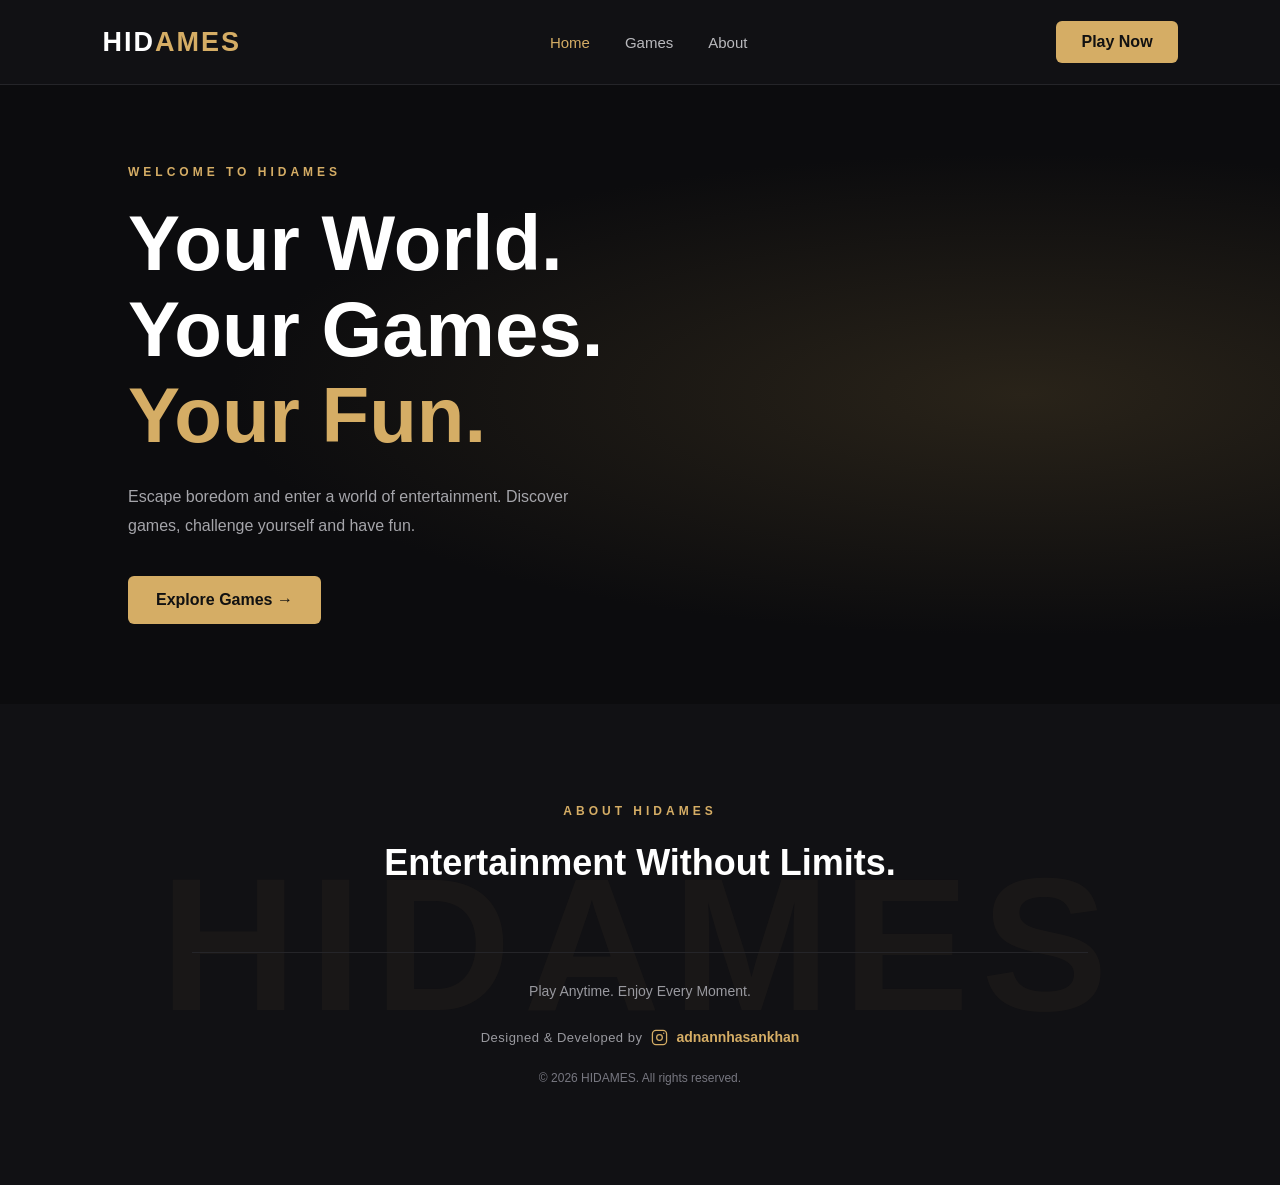
<file: index.html>
<!DOCTYPE html>
<html lang="en">

<head>
    <meta charset="UTF-8">
    <meta name="viewport" content="width=device-width, initial-scale=1.0">

    <meta name="description" content="Welcome to HIDAMES – your world of games and entertainment. Discover games, challenge yourself and have fun.">

    <meta name="theme-color" content="#080808">

    <title>HIDAMES - Your World of Games</title>

    <!-- CSS Connection -->
    <link rel="stylesheet" href="hidames.css">
</head>

<body>

    <!-- Navigation Bar -->
    <header class="navbar">

        <div class="logo" aria-label="HIDAMES">
            HID<span>AMES</span>
        </div>

        <nav aria-label="Main navigation">
            <a href="index.html" aria-current="page">Home</a>
            <a href="exploregames.html">Games</a>
            <a href="#about">About</a>
        </nav>

        <a href="exploregames.html" class="play-btn">
            Play Now
        </a>

    </header>

    <!-- Hero Section -->
    <main>
        <section class="hero" id="home">

            <div class="hero-content">

                <p class="tagline">WELCOME TO HIDAMES</p>

                <h1>
                    Your World.<br>
                    Your Games.<br>
                    <span>Your Fun.</span>
                </h1>

                <p class="hero-description">
                    Escape boredom and enter a world of entertainment.
                    Discover games, challenge yourself and have fun.
                </p>

                <a href="exploregames.html" class="explore-btn">
                    Explore Games →
                </a>

            </div>

        </section>

        <!-- About Section -->
        <section class="about-section" id="about">

            <!-- Background Watermark -->
            <div class="about-watermark" aria-hidden="true">HIDAMES</div>

            <p class="tagline">ABOUT HIDAMES</p>

            <h2>Entertainment Without Limits.</h2>

            <!-- Footer Content -->
            <footer class="footer-content">

                <p class="footer-tagline">
                    Play Anytime. Enjoy Every Moment.
                </p>

                <div class="developer-credit">

                    <span>Designed &amp; Developed by</span>

                    <a
                        href="https://www.instagram.com/adnannhasankhan/"
                        target="_blank"
                        rel="noopener noreferrer"
                        class="developer-link"
                        aria-label="Visit developer's Instagram profile"
                    >

                        <svg
                            xmlns="http://www.w3.org/2000/svg"
                            width="17"
                            height="17"
                            viewBox="0 0 24 24"
                            fill="none"
                            stroke="currentColor"
                            stroke-width="1.8"
                            stroke-linecap="round"
                            stroke-linejoin="round"
                            aria-hidden="true"
                        >
                            <rect x="2" y="2" width="20" height="20" rx="5"/>
                            <circle cx="12" cy="12" r="4"/>
                            <circle cx="18" cy="6" r="1"
                                fill="currentColor" stroke="none"/>
                        </svg>

                        <span>adnannhasankhan</span>

                    </a>

                </div>

                <p class="copyright">
                    © 2026 HIDAMES. All rights reserved.
                </p>

            </footer>

        </section>
    </main>

    <!-- JavaScript Connection -->
    <script src="hidames.js"></script>

</body>
</html>
</file>
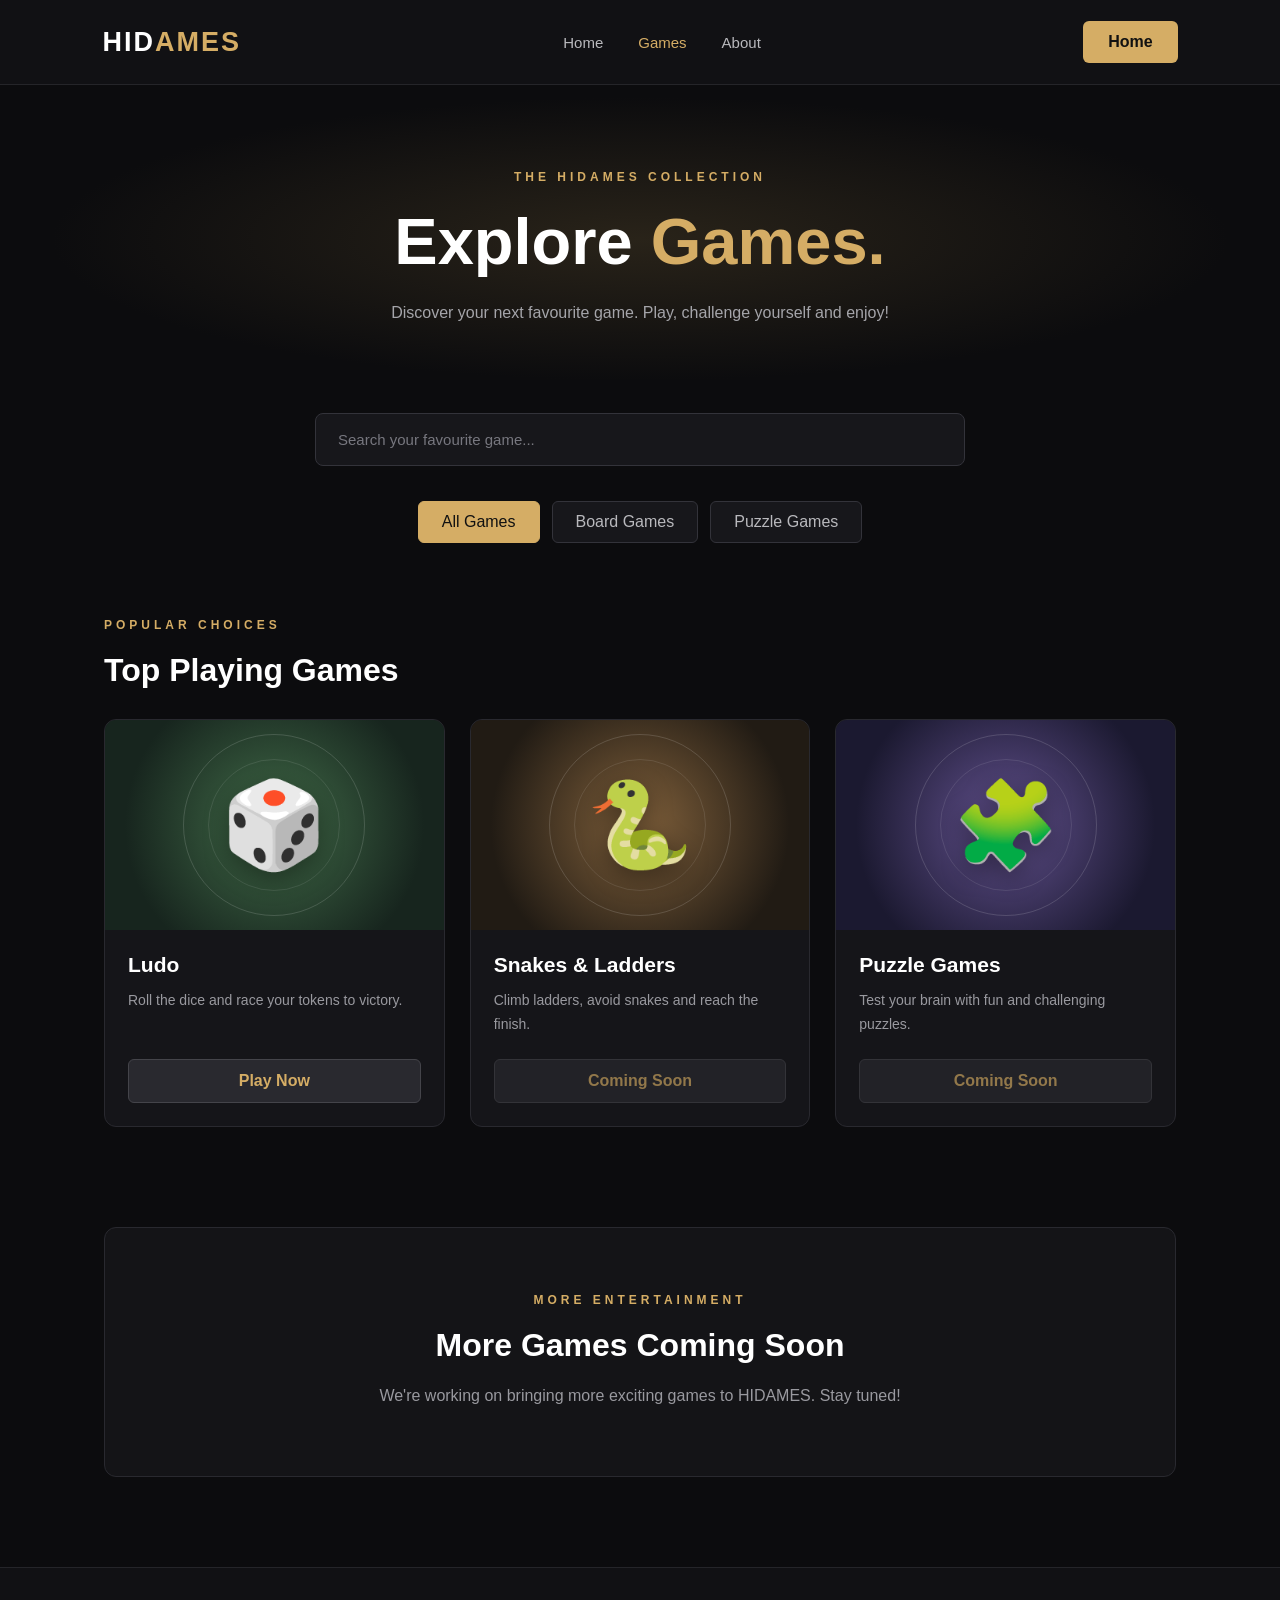
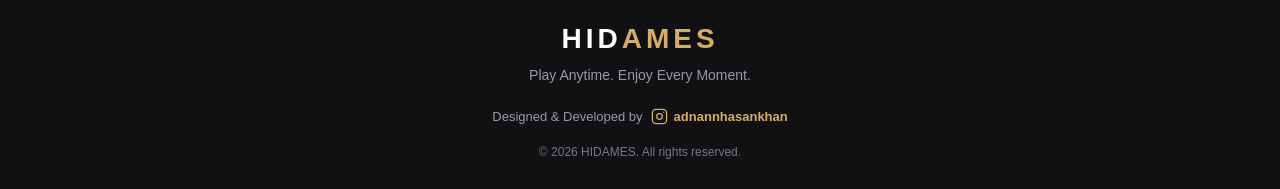
<file: exploregames.html>
<!DOCTYPE html>
<html lang="en">

<head>
    <meta charset="UTF-8">
    <meta name="viewport" content="width=device-width, initial-scale=1.0">

    <meta name="description" content="Explore the HIDAMES game collection. Play Ludo, discover puzzles and enjoy exciting games.">

    <meta name="theme-color" content="#080808">

    <title>Explore Games - HIDAMES</title>

    <!-- Games Library CSS -->
    <link rel="stylesheet" href="exploregames.css">

</head>

<body>

    <!-- NAVIGATION BAR -->

    <header class="navbar">

        <div class="logo" aria-label="HIDAMES">
            HID<span>AMES</span>
        </div>

        <nav aria-label="Main navigation">
            <a href="index.html">Home</a>
            <a href="exploregames.html" class="active" aria-current="page">Games</a>
            <a href="index.html#about">About</a>
        </nav>

        <a href="index.html" class="play-btn">
            Home
        </a>

    </header>


    <main>

        <!-- PAGE INTRODUCTION -->

        <section class="games-hero">

            <p class="tagline">THE HIDAMES COLLECTION</p>

            <h1>
                Explore <span>Games.</span>
            </h1>

            <p>
                Discover your next favourite game.
                Play, challenge yourself and enjoy!
            </p>

        </section>


        <!-- GAME SEARCH AND LIBRARY -->

        <section class="game-library" aria-label="Game library">

            <!-- GAME SEARCH -->

            <div class="search-box">

                <input
                    type="search"
                    id="gameSearch"
                    placeholder="Search your favourite game..."
                    aria-label="Search games"
                    autocomplete="off"
                >

            </div>


            <!-- CATEGORY FILTERS -->

            <div class="category-filters" aria-label="Game categories">

                <button
                    type="button"
                    class="filter-btn active"
                    data-category="all"
                    aria-pressed="true"
                >
                    All Games
                </button>

                <button
                    type="button"
                    class="filter-btn"
                    data-category="board"
                    aria-pressed="false"
                >
                    Board Games
                </button>

                <button
                    type="button"
                    class="filter-btn"
                    data-category="puzzle"
                    aria-pressed="false"
                >
                    Puzzle Games
                </button>

            </div>


            <!-- TOP PLAYING GAMES -->

            <section class="games-section">

                <div class="section-heading">

                    <div>
                        <p class="tagline">POPULAR CHOICES</p>
                        <h2>Top Playing Games</h2>
                    </div>

                </div>


                <div class="games-container" id="gamesContainer">


                    <!-- LUDO -->

                    <article class="game-card" data-category="board">

                        <div class="game-art ludo-art">
                            <span aria-hidden="true">🎲</span>
                        </div>

                        <div class="game-info">

                            <h3>Ludo</h3>

                            <p>
                                Roll the dice and race your tokens
                                to victory.
                            </p>

                            <a href="ludo.html" class="game-btn">
                                Play Now
                            </a>

                        </div>

                    </article>


                    <!-- SNAKES AND LADDERS -->

                    <article class="game-card" data-category="board">

                        <div class="game-art snakes-art">
                            <span aria-hidden="true">🐍</span>
                        </div>

                        <div class="game-info">

                            <h3>Snakes &amp; Ladders</h3>

                            <p>
                                Climb ladders, avoid snakes
                                and reach the finish.
                            </p>

                            <button type="button" class="game-btn" disabled>
                                Coming Soon
                            </button>

                        </div>

                    </article>


                    <!-- PUZZLE -->

                    <article class="game-card" data-category="puzzle">

                        <div class="game-art puzzle-art">
                            <span aria-hidden="true">🧩</span>
                        </div>

                        <div class="game-info">

                            <h3>Puzzle Games</h3>

                            <p>
                                Test your brain with fun
                                and challenging puzzles.
                            </p>

                            <button type="button" class="game-btn" disabled>
                                Coming Soon
                            </button>

                        </div>

                    </article>


                </div>


                <!-- NO RESULTS MESSAGE -->

                <p
                    id="noGamesMessage"
                    class="no-games-message"
                    role="status"
                    aria-live="polite"
                    hidden
                >
                    No games found. Try another search!
                </p>

            </section>


            <!-- MORE GAMES -->

            <section class="coming-section">

                <p class="tagline">MORE ENTERTAINMENT</p>

                <h2>More Games Coming Soon</h2>

                <p>
                    We're working on bringing more exciting
                    games to HIDAMES. Stay tuned!
                </p>

            </section>

        </section>

    </main>


    <!-- FOOTER -->

    <footer class="footer">

        <h2>HID<span>AMES</span></h2>

        <p class="footer-tagline">
            Play Anytime. Enjoy Every Moment.
        </p>

        <div class="developer-credit">

            <span>Designed &amp; Developed by</span>

            <a
                href="https://www.instagram.com/adnannhasankhan/"
                target="_blank"
                rel="noopener noreferrer"
                class="developer-link"
                aria-label="Visit developer's Instagram profile"
            >

                <svg
                    xmlns="http://www.w3.org/2000/svg"
                    width="17"
                    height="17"
                    viewBox="0 0 24 24"
                    fill="none"
                    stroke="currentColor"
                    stroke-width="1.8"
                    stroke-linecap="round"
                    stroke-linejoin="round"
                    aria-hidden="true"
                >
                    <rect x="2" y="2" width="20" height="20" rx="5"/>
                    <circle cx="12" cy="12" r="4"/>
                    <circle cx="18" cy="6" r="1"
                        fill="currentColor" stroke="none"/>
                </svg>

                <span>adnannhasankhan</span>

            </a>

        </div>

        <p class="copyright">
            © 2026 HIDAMES. All rights reserved.
        </p>

    </footer>


    <!-- JAVASCRIPT CONNECTION -->

    <script src="exploregames.js"></script>

</body>
</html>
</file>
<file: hidames.css>
/* =================================
   HIDAMES - HOMEPAGE CSS
================================= */


/* GENERAL SETTINGS */

* {
    margin: 0;
    padding: 0;
    box-sizing: border-box;
}

html {
    scroll-behavior: smooth;
    scroll-padding-top: 90px;
}

body {
    background: #0c0c0e;
    color: #ffffff;
    font-family: Arial, sans-serif;
    overflow-x: hidden;
    min-width: 320px;
}

a {
    -webkit-tap-highlight-color: transparent;
}


/* NAVBAR */

.navbar {
    min-height: 85px;
    padding: 15px 8%;
    display: flex;
    align-items: center;
    justify-content: space-between;
    gap: 20px;
    background: #111114;
    border-bottom: 1px solid #252529;
}

.logo {
    color: #ffffff;
    font-size: 27px;
    font-weight: 900;
    letter-spacing: 2px;
    white-space: nowrap;
}

.logo span {
    color: #d5ad65;
}

nav {
    display: flex;
    align-items: center;
    justify-content: center;
    gap: 35px;
}

nav a {
    text-decoration: none;
    color: #b9b9bd;
    font-size: 15px;
    transition: color 0.3s ease;
}

nav a:hover,
nav a[aria-current="page"] {
    color: #d5ad65;
}


/* PLAY NOW BUTTON */

.play-btn {
    display: inline-block;
    background: #d5ad65;
    color: #111;
    text-decoration: none;
    border: none;
    padding: 12px 25px;
    border-radius: 6px;
    font-weight: bold;
    cursor: pointer;
    white-space: nowrap;
    transition: 0.3s ease;
}

.play-btn:hover {
    background: #f0ce8e;
    transform: translateY(-3px);
}


/* HERO SECTION */

.hero {
    min-height: 570px;
    display: flex;
    align-items: center;
    padding: 80px 10%;

    background:
        radial-gradient(
            ellipse at 80% 50%,
            #292319 0%,
            transparent 55%
        ),
        #0c0c0e;
}

.hero-content {
    max-width: 650px;
    width: 100%;
}

.tagline {
    color: #d5ad65;
    letter-spacing: 4px;
    font-size: 12px;
    font-weight: bold;
    margin-bottom: 22px;
}

.hero h1 {
    font-size: clamp(48px, 7vw, 78px);
    line-height: 1.1;
    margin-bottom: 25px;
}

.hero h1 span {
    color: #d5ad65;
}

.hero-description {
    color: #a5a5aa;
    line-height: 1.8;
    max-width: 480px;
    margin-bottom: 35px;
}


/* EXPLORE GAMES BUTTON */

.explore-btn {
    display: inline-block;
    background: #d5ad65;
    color: #111;
    padding: 15px 28px;
    border-radius: 6px;
    text-decoration: none;
    font-weight: bold;
    transition: 0.3s ease;
}

.explore-btn:hover {
    background: #f0ce8e;
    transform: translateY(-3px);
}


/* ABOUT SECTION */

.about-section {
    position: relative;
    isolation: isolate;
    overflow: hidden;

    padding: 100px 15%;
    min-height: 350px;

    display: flex;
    flex-direction: column;
    justify-content: center;
    align-items: center;

    text-align: center;
    background: #111114;
}


/* ABOUT WATERMARK */

.about-watermark {
    position: absolute;
    top: 50%;
    left: 50%;
    transform: translate(-50%, -50%);

    font-size: clamp(65px, 15vw, 190px);
    font-weight: 900;
    letter-spacing: 12px;

    color: rgba(213, 173, 101, 0.045);

    white-space: nowrap;
    pointer-events: none;
    user-select: none;
    z-index: 0;
}


/* KEEP ABOUT CONTENT ABOVE WATERMARK */

.about-section > *:not(.about-watermark) {
    position: relative;
    z-index: 1;
}

.about-section h2 {
    font-size: 36px;
    line-height: 1.3;
    margin-bottom: 20px;
}


/* FOOTER CONTENT */

.footer-content {
    width: 100%;
    margin-top: 45px;
    padding-top: 30px;
    border-top: 1px solid #252529;
}

.footer-tagline {
    color: #99999f;
    margin-bottom: 30px;
    font-size: 14px;
}


/* DEVELOPER INSTAGRAM CREDIT */

.developer-credit {
    display: flex;
    justify-content: center;
    align-items: center;
    flex-wrap: wrap;
    gap: 9px;
    margin-bottom: 25px;
}

.developer-credit > span {
    color: #99999f;
    font-size: 13px;
    letter-spacing: 0.5px;
}

.developer-link {
    display: inline-flex;
    align-items: center;
    gap: 8px;
    color: #d5ad65;
    text-decoration: none;
    font-size: 14px;
    font-weight: 600;
    transition: 0.3s ease;
}

.developer-link:hover {
    color: #f5d79f;
    transform: translateY(-2px);
}

.developer-link svg {
    color: #d5ad65;
    transition: 0.3s ease;
}

.developer-link:hover svg {
    transform: scale(1.12);
}

.copyright {
    color: #777780;
    font-size: 12px;
    margin-top: 20px;
}


/* KEYBOARD ACCESSIBILITY */

a:focus-visible {
    outline: 2px solid #d5ad65;
    outline-offset: 5px;
    border-radius: 3px;
}


/* RESPONSIVE DESIGN - TABLET */

@media (max-width: 900px) {

    .navbar {
        padding: 15px 5%;
        gap: 15px;
    }

    nav {
        gap: 18px;
    }

    .hero {
        padding: 70px 7%;
    }

    .about-section {
        padding: 80px 8%;
    }

}


/* RESPONSIVE DESIGN - MOBILE */

@media (max-width: 600px) {

    .navbar {
        min-height: 75px;
        padding: 15px 5%;
        flex-wrap: wrap;
        gap: 15px;
    }

    .logo {
        font-size: 22px;
    }

    nav {
        gap: 12px;
        flex-wrap: wrap;
    }

    nav a {
        font-size: 12px;
    }

    .play-btn {
        display: none;
    }

    .hero {
        min-height: 500px;
        padding: 65px 7%;
    }

    .hero h1 {
        font-size: clamp(40px, 10vw, 45px);
    }

    .hero-description {
        font-size: 14px;
    }

    .about-section {
        min-height: 350px;
        padding: 70px 8%;
    }

    .about-section h2 {
        font-size: 28px;
    }

    .about-watermark {
        font-size: 65px;
        letter-spacing: 5px;
    }

    .footer-content {
        margin-top: 35px;
        padding-top: 25px;
    }

    .developer-credit {
        flex-direction: column;
        gap: 10px;
    }

}


/* SMALL MOBILE SCREENS */

@media (max-width: 380px) {

    .navbar {
        justify-content: center;
    }

    nav {
        width: 100%;
        justify-content: center;
    }

    .hero h1 {
        font-size: 38px;
    }

    .tagline {
        letter-spacing: 2px;
    }

}


/* REDUCED MOTION ACCESSIBILITY */

@media (prefers-reduced-motion: reduce) {

    html {
        scroll-behavior: auto;
    }

    *,
    *::before,
    *::after {
        scroll-behavior: auto !important;
        transition-duration: 0.01ms !important;
        animation-duration: 0.01ms !important;
        animation-iteration-count: 1 !important;
    }

}
</file>
<file: exploregames.css>
/* =================================
   HIDAMES - EXPLORE GAMES CSS
================================= */


/* GENERAL SETTINGS */

* {
    margin: 0;
    padding: 0;
    box-sizing: border-box;
}

html {
    scroll-behavior: smooth;
    scroll-padding-top: 90px;
}

body {
    background: #0c0c0e;
    color: #ffffff;
    font-family: Arial, sans-serif;
    overflow-x: hidden;
    min-width: 320px;
}

button,
input {
    font: inherit;
}

a {
    -webkit-tap-highlight-color: transparent;
}


/* NAVIGATION BAR */

.navbar {
    min-height: 85px;
    padding: 15px 8%;
    display: flex;
    align-items: center;
    justify-content: space-between;
    gap: 20px;
    background: #111114;
    border-bottom: 1px solid #252529;
}

/* HID = WHITE, AMES = GOLD */

.logo {
    color: #ffffff;
    font-size: 27px;
    font-weight: 900;
    letter-spacing: 2px;
    white-space: nowrap;
}

.logo span,
.footer h2 span {
    color: #d5ad65;
}

nav {
    display: flex;
    align-items: center;
    gap: 35px;
}

nav a {
    text-decoration: none;
    color: #b9b9bd;
    font-size: 15px;
    transition: color 0.3s ease;
}

nav a:hover,
nav a.active,
nav a[aria-current="page"] {
    color: #d5ad65;
}


/* HOME BUTTON */

.play-btn {
    display: inline-block;
    background: #d5ad65;
    color: #111111;
    text-decoration: none;
    padding: 12px 25px;
    border-radius: 6px;
    font-weight: bold;
    transition: 0.3s ease;
    white-space: nowrap;
}

.play-btn:hover {
    background: #f0ce8e;
    transform: translateY(-3px);
}


/* GAMES HERO SECTION */

.games-hero {
    text-align: center;
    padding: 85px 20px 65px;
    background:
        radial-gradient(
            ellipse at center,
            #292319 0%,
            transparent 65%
        ),
        #0c0c0e;
}

.tagline {
    color: #d5ad65;
    letter-spacing: 4px;
    font-size: 12px;
    font-weight: bold;
    margin-bottom: 20px;
}

.games-hero h1 {
    font-size: clamp(42px, 6vw, 65px);
    margin-bottom: 20px;
}

.games-hero h1 span {
    color: #d5ad65;
}

.games-hero > p:last-child {
    color: #a5a5aa;
    line-height: 1.8;
}


/* GAME LIBRARY */

.game-library {
    max-width: 1200px;
    margin: auto;
    padding: 20px 5% 90px;
}


/* SEARCH BAR */

.search-box {
    max-width: 650px;
    margin: 0 auto 35px;
}

.search-box input {
    width: 100%;
    padding: 17px 22px;
    background: #17171b;
    color: #ffffff;
    border: 1px solid #33333a;
    border-radius: 8px;
    outline: none;
    font-size: 15px;
    transition: 0.3s ease;
}

.search-box input:focus {
    border-color: #d5ad65;
    box-shadow: 0 0 12px rgba(213, 173, 101, 0.15);
}

.search-box input::placeholder {
    color: #77777f;
}


/* CATEGORY FILTERS */

.category-filters {
    display: flex;
    justify-content: center;
    flex-wrap: wrap;
    gap: 12px;
    margin-bottom: 75px;
}

.filter-btn {
    padding: 11px 23px;
    background: #17171b;
    color: #b9b9bd;
    border: 1px solid #33333a;
    border-radius: 6px;
    cursor: pointer;
    transition: 0.3s ease;
}

.filter-btn:hover,
.filter-btn.active {
    background: #d5ad65;
    color: #111111;
    border-color: #d5ad65;
}


/* SECTION HEADINGS */

.section-heading {
    margin-bottom: 30px;
}

.section-heading h2,
.coming-section h2 {
    font-size: 32px;
    margin-bottom: 12px;
}


/* GAME CARDS CONTAINER */

.games-container {
    display: grid;
    grid-template-columns: repeat(3, minmax(0, 1fr));
    gap: 25px;
}


/* GAME CARD */

.game-card {
    background: #151519;
    border: 1px solid #29292f;
    border-radius: 12px;
    overflow: hidden;
    transition: 0.3s ease;
    min-width: 0;
}

.game-card:hover {
    transform: translateY(-7px);
    border-color: #d5ad65;
    box-shadow: 0 12px 30px rgba(0, 0, 0, 0.3);
}


/* GAME ARTWORK */

.game-art {
    height: 210px;
    display: flex;
    align-items: center;
    justify-content: center;
    position: relative;
    overflow: hidden;
    font-size: 85px;
}

.game-art::before {
    content: "";
    position: absolute;
    width: 180px;
    height: 180px;
    border: 1px solid rgba(255, 255, 255, 0.15);
    border-radius: 50%;
    transition: 0.5s ease;
}

.game-art::after {
    content: "";
    position: absolute;
    width: 130px;
    height: 130px;
    border: 1px solid rgba(255, 255, 255, 0.1);
    border-radius: 50%;
}

.game-art span {
    position: relative;
    z-index: 2;
    filter: drop-shadow(0 8px 12px rgba(0, 0, 0, 0.4));
    transition: 0.4s ease;
}

.game-card:hover .game-art span {
    transform: scale(1.18) rotate(-5deg);
}

.game-card:hover .game-art::before {
    transform: scale(1.3);
}

.ludo-art {
    background: radial-gradient(circle, #416b48, #17251e 75%);
}

.snakes-art {
    background: radial-gradient(circle, #80603b, #211b14 75%);
}

.puzzle-art {
    background: radial-gradient(circle, #62518e, #1b1930 75%);
}


/* GAME INFORMATION */

.game-info {
    padding: 23px;
}

.game-info h3 {
    font-size: 21px;
    margin-bottom: 12px;
}

.game-info p {
    color: #99999f;
    font-size: 14px;
    line-height: 1.7;
    min-height: 48px;
    margin-bottom: 22px;
}


/* GAME BUTTONS */

.game-btn {
    display: block;
    width: 100%;
    padding: 12px;
    background: #29292f;
    color: #d5ad65;
    border: 1px solid #44444a;
    border-radius: 6px;
    font-weight: bold;
    text-align: center;
}

/* PLAYABLE GAME LINK */

a.game-btn {
    text-decoration: none;
    cursor: pointer;
    transition: 0.3s ease;
}

a.game-btn:hover {
    background: #d5ad65;
    color: #111111;
    border-color: #d5ad65;
    transform: translateY(-2px);
}

/* COMING SOON BUTTONS */

button.game-btn:disabled {
    cursor: not-allowed;
    opacity: 0.65;
}


/* HIDDEN GAME CARD */

.game-card.hidden {
    display: none;
}


/* NO GAMES MESSAGE */

.no-games-message {
    text-align: center;
    color: #a5a5aa;
    padding: 35px 10px;
}

.no-games-message[hidden] {
    display: none !important;
}


/* COMING SOON SECTION */

.coming-section {
    text-align: center;
    margin-top: 100px;
    padding: 65px 20px;
    background: #141417;
    border: 1px solid #29292f;
    border-radius: 12px;
}

.coming-section h2 {
    margin-bottom: 18px;
}

.coming-section > p:last-child {
    color: #99999f;
    line-height: 1.8;
}


/* FOOTER */

.footer {
    background: #111114;
    text-align: center;
    padding: 55px 20px 30px;
    border-top: 1px solid #252529;
}

.footer h2 {
    color: #ffffff;
    font-size: 28px;
    font-weight: 900;
    letter-spacing: 4px;
    margin-bottom: 12px;
}

.footer-tagline {
    color: #99999f;
    margin-bottom: 25px;
    font-size: 14px;
}

.developer-credit {
    display: flex;
    align-items: center;
    justify-content: center;
    flex-wrap: wrap;
    gap: 8px;
    color: #99999f;
    font-size: 13px;
    margin-bottom: 15px;
}

.developer-link {
    display: inline-flex;
    align-items: center;
    gap: 6px;
    color: #d5ad65;
    text-decoration: none;
    font-weight: bold;
    transition: 0.3s ease;
}

.developer-link:hover {
    color: #f0ce8e;
}

.copyright {
    color: #777780;
    font-size: 12px;
    margin-top: 20px;
}


/* KEYBOARD ACCESSIBILITY */

a:focus-visible,
button:focus-visible,
input:focus-visible {
    outline: 2px solid #d5ad65;
    outline-offset: 4px;
}


/* TABLET RESPONSIVENESS */

@media (max-width: 900px) {

    .navbar {
        padding: 15px 5%;
        gap: 15px;
    }

    nav {
        gap: 18px;
    }

    .games-container {
        grid-template-columns: repeat(2, minmax(0, 1fr));
    }

}


/* MOBILE RESPONSIVENESS */

@media (max-width: 600px) {

    .navbar {
        padding: 15px 5%;
        min-height: 75px;
        flex-wrap: wrap;
        gap: 15px;
    }

    .logo {
        font-size: 22px;
    }

    nav {
        gap: 12px;
        flex-wrap: wrap;
    }

    nav a {
        font-size: 12px;
    }

    .play-btn {
        display: none;
    }

    .games-hero {
        padding: 65px 15px 45px;
    }

    .games-hero h1 {
        font-size: 42px;
    }

    .game-library {
        padding: 20px 5% 65px;
    }

    .category-filters {
        gap: 8px;
        margin-bottom: 55px;
    }

    .filter-btn {
        padding: 10px 15px;
        font-size: 12px;
    }

    .games-container {
        grid-template-columns: 1fr;
    }

    .section-heading h2,
    .coming-section h2 {
        font-size: 27px;
    }

    .coming-section {
        margin-top: 65px;
        padding: 45px 18px;
    }

    .footer {
        padding: 45px 15px 25px;
    }

}


/* SMALL MOBILE SCREENS */

@media (max-width: 380px) {

    .navbar {
        justify-content: center;
    }

    nav {
        width: 100%;
        justify-content: center;
    }

    .games-hero h1 {
        font-size: 36px;
    }

    .tagline {
        letter-spacing: 2px;
    }

}


/* REDUCED MOTION */

@media (prefers-reduced-motion: reduce) {

    html {
        scroll-behavior: auto;
    }

    *,
    *::before,
    *::after {
        scroll-behavior: auto !important;
        transition-duration: 0.01ms !important;
        animation-duration: 0.01ms !important;
        animation-iteration-count: 1 !important;
    }

}
</file>
